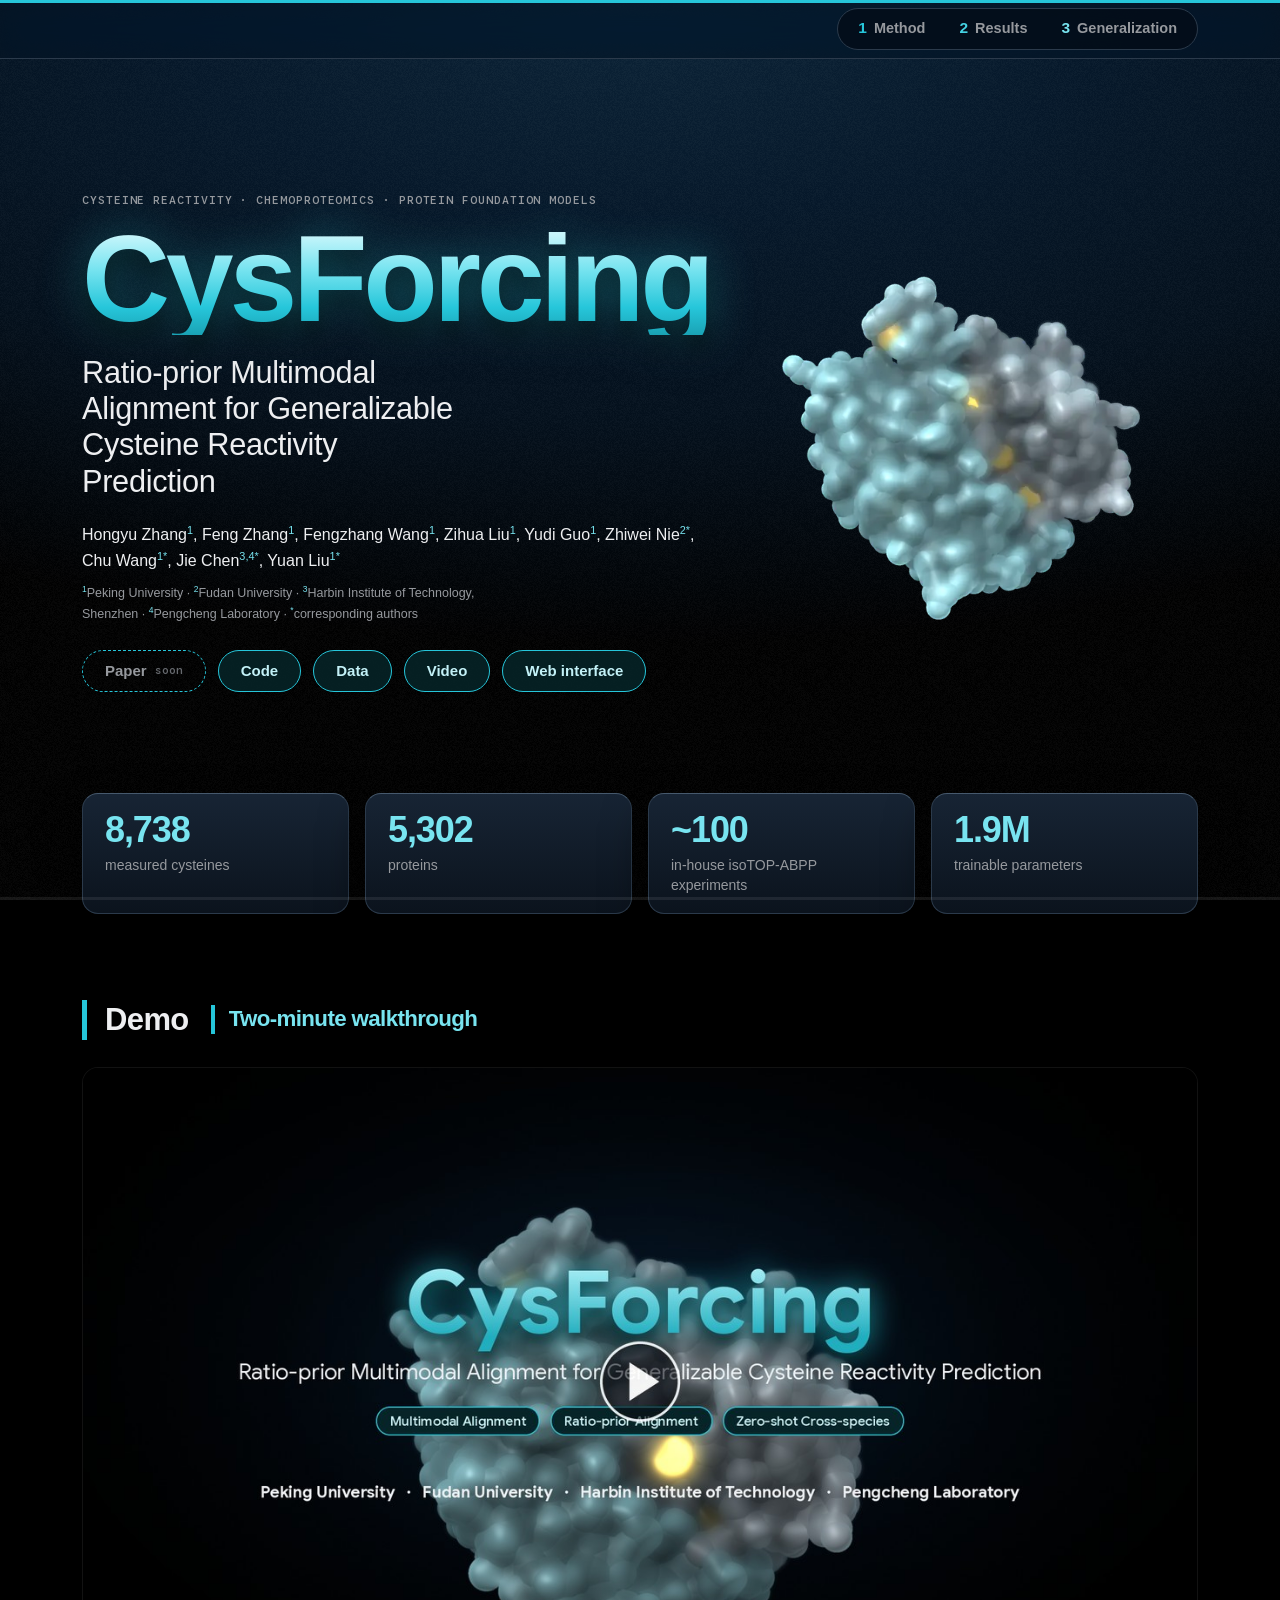
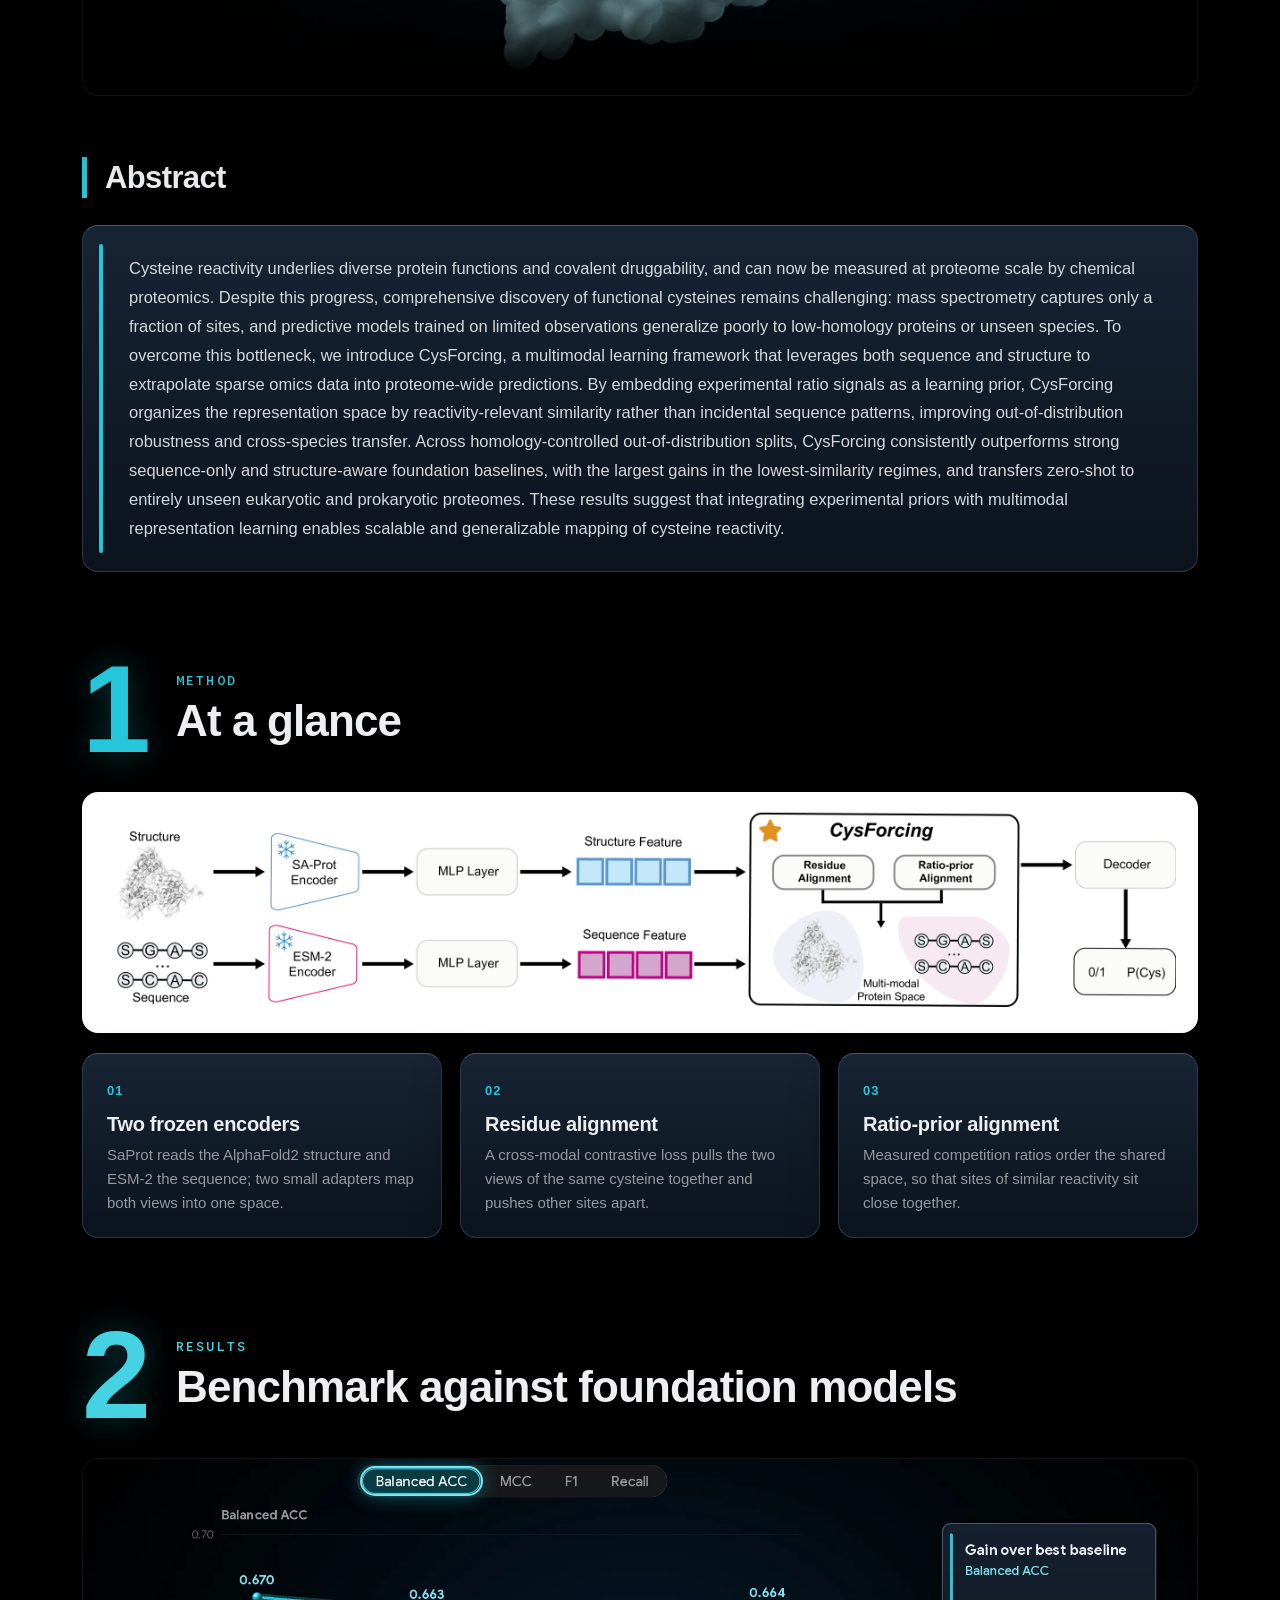
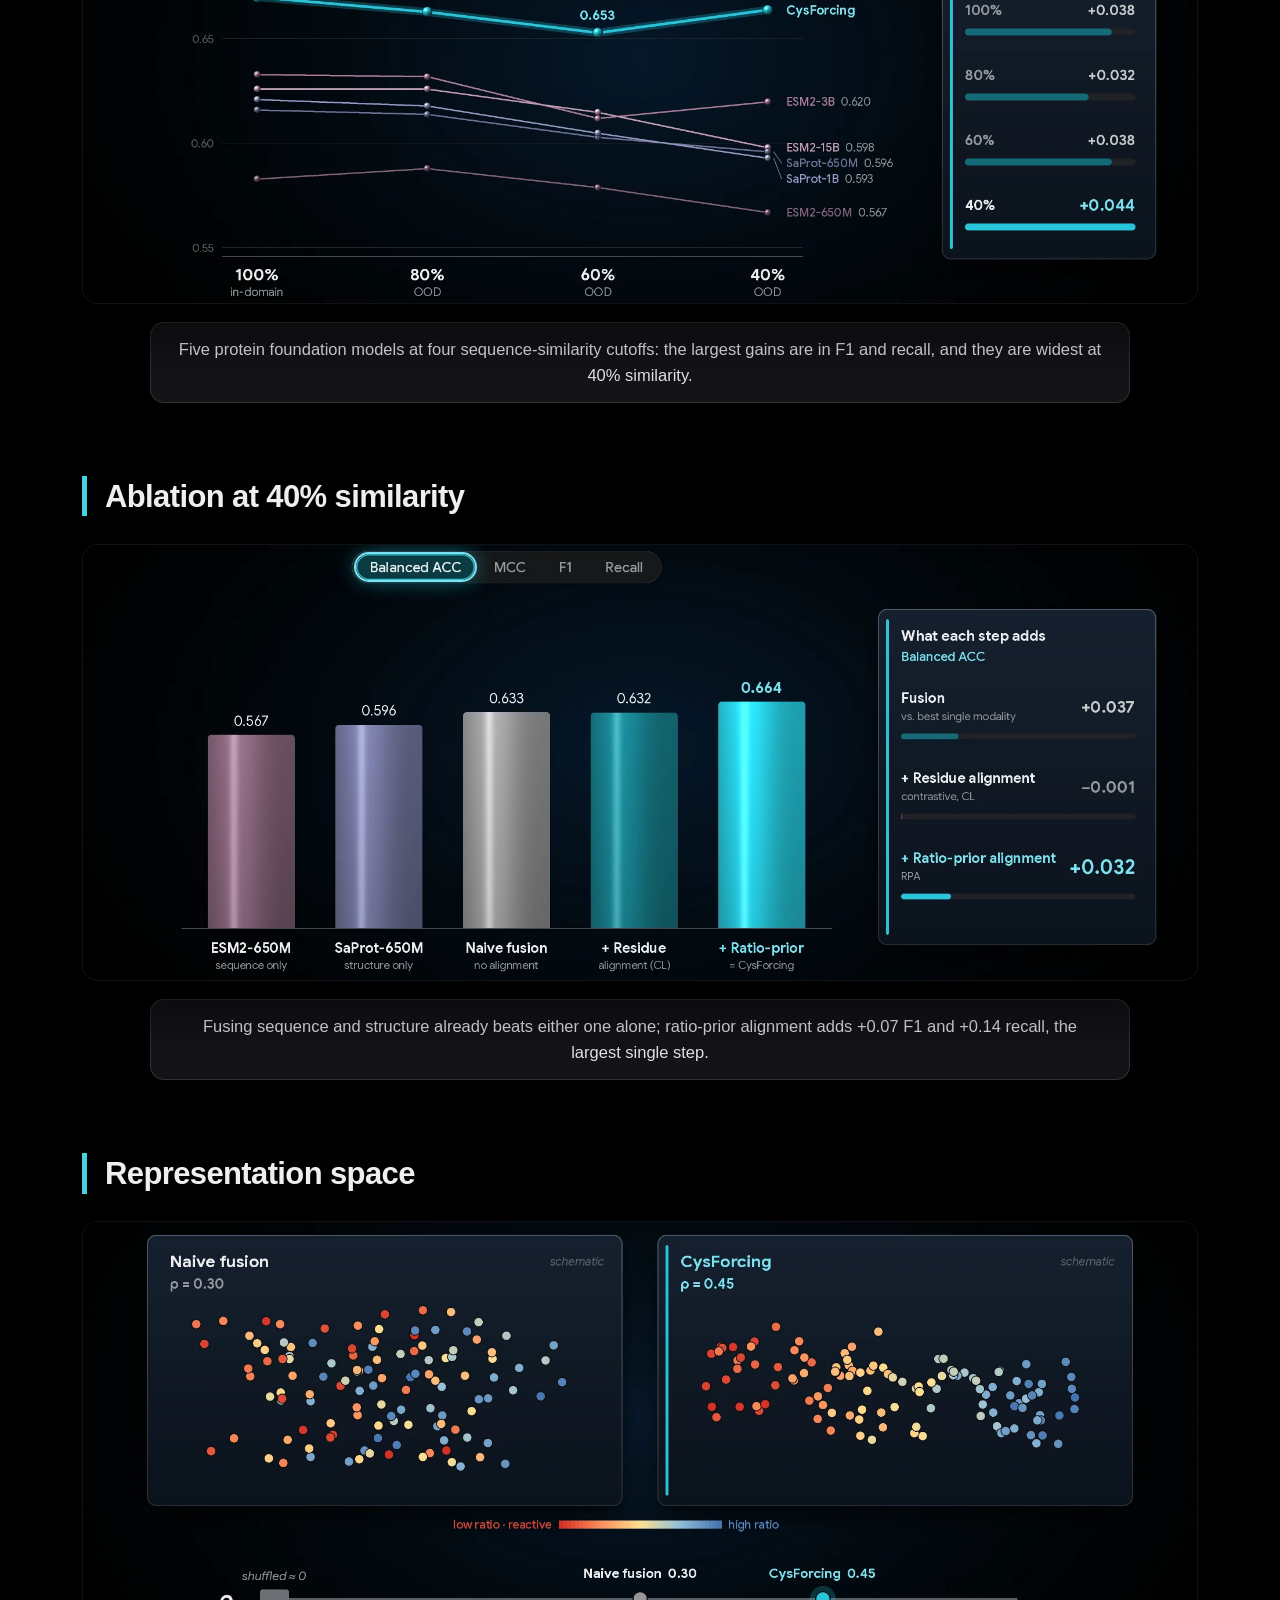
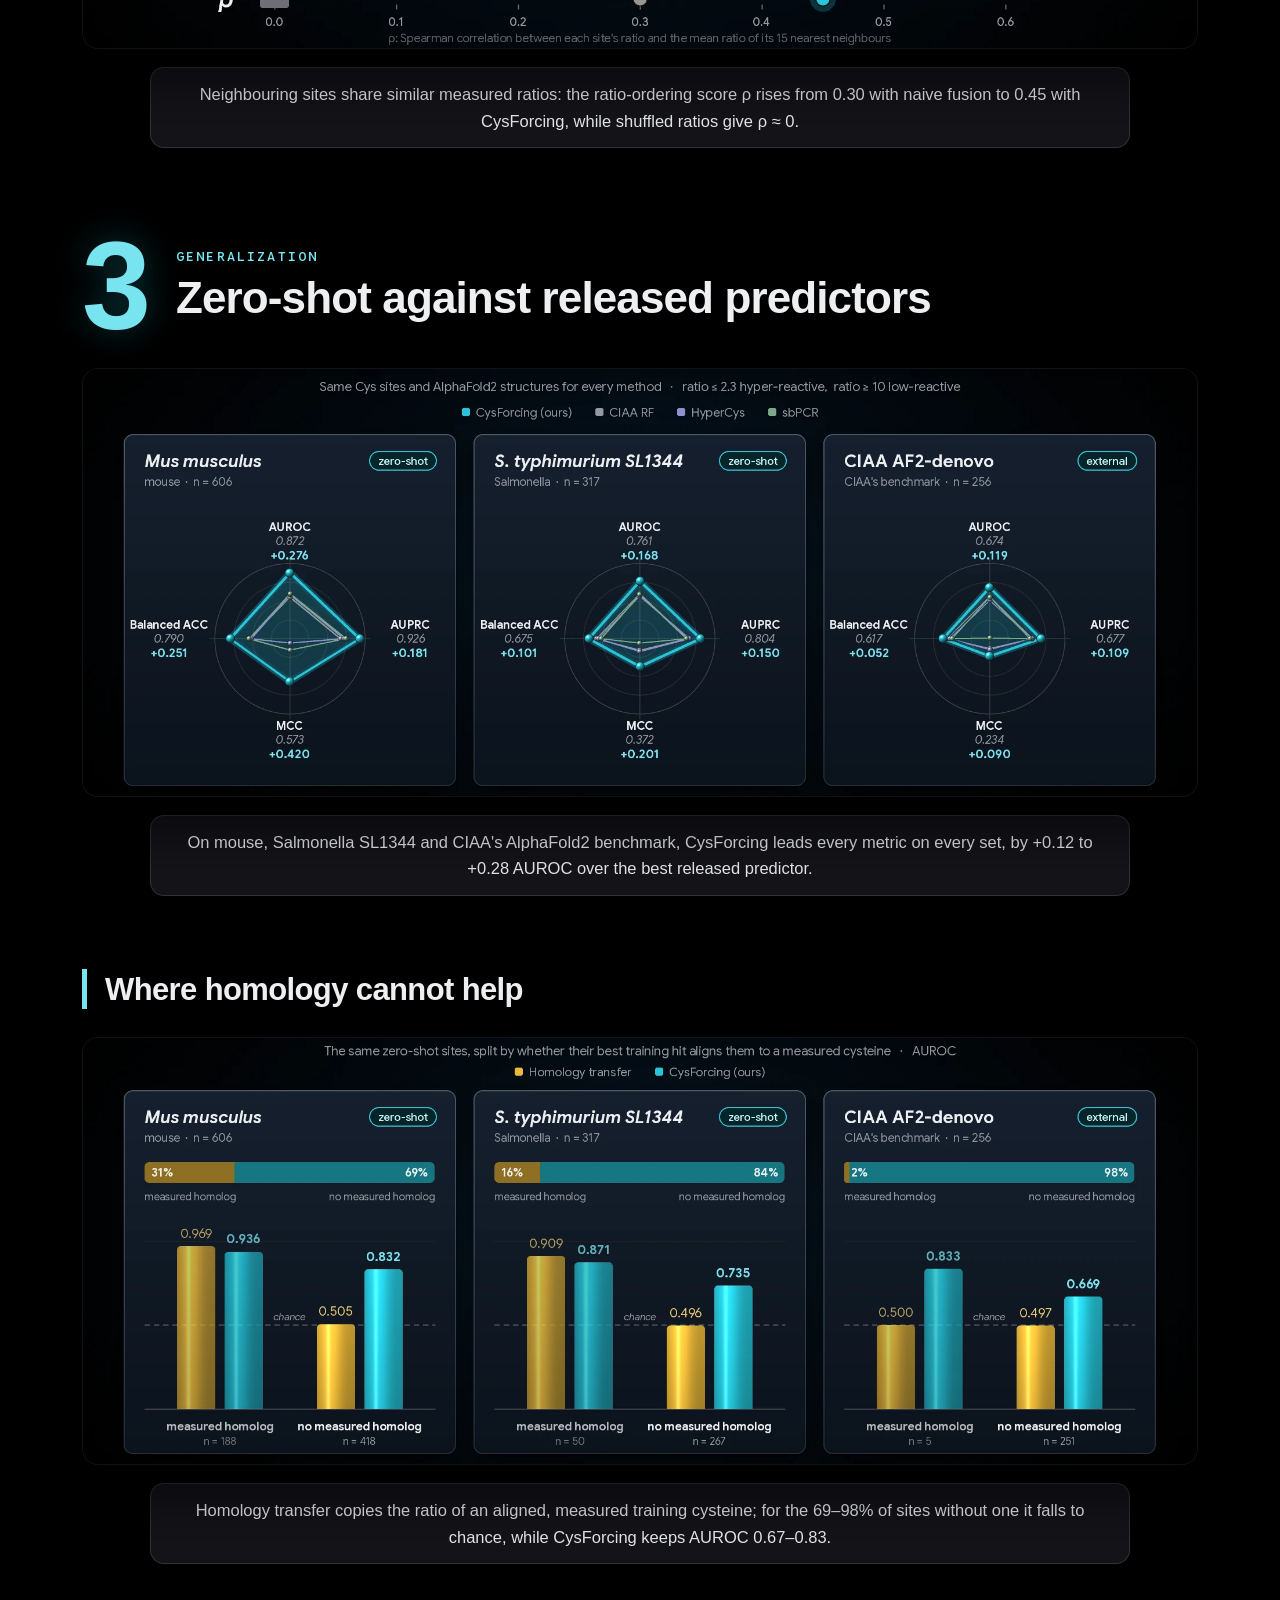
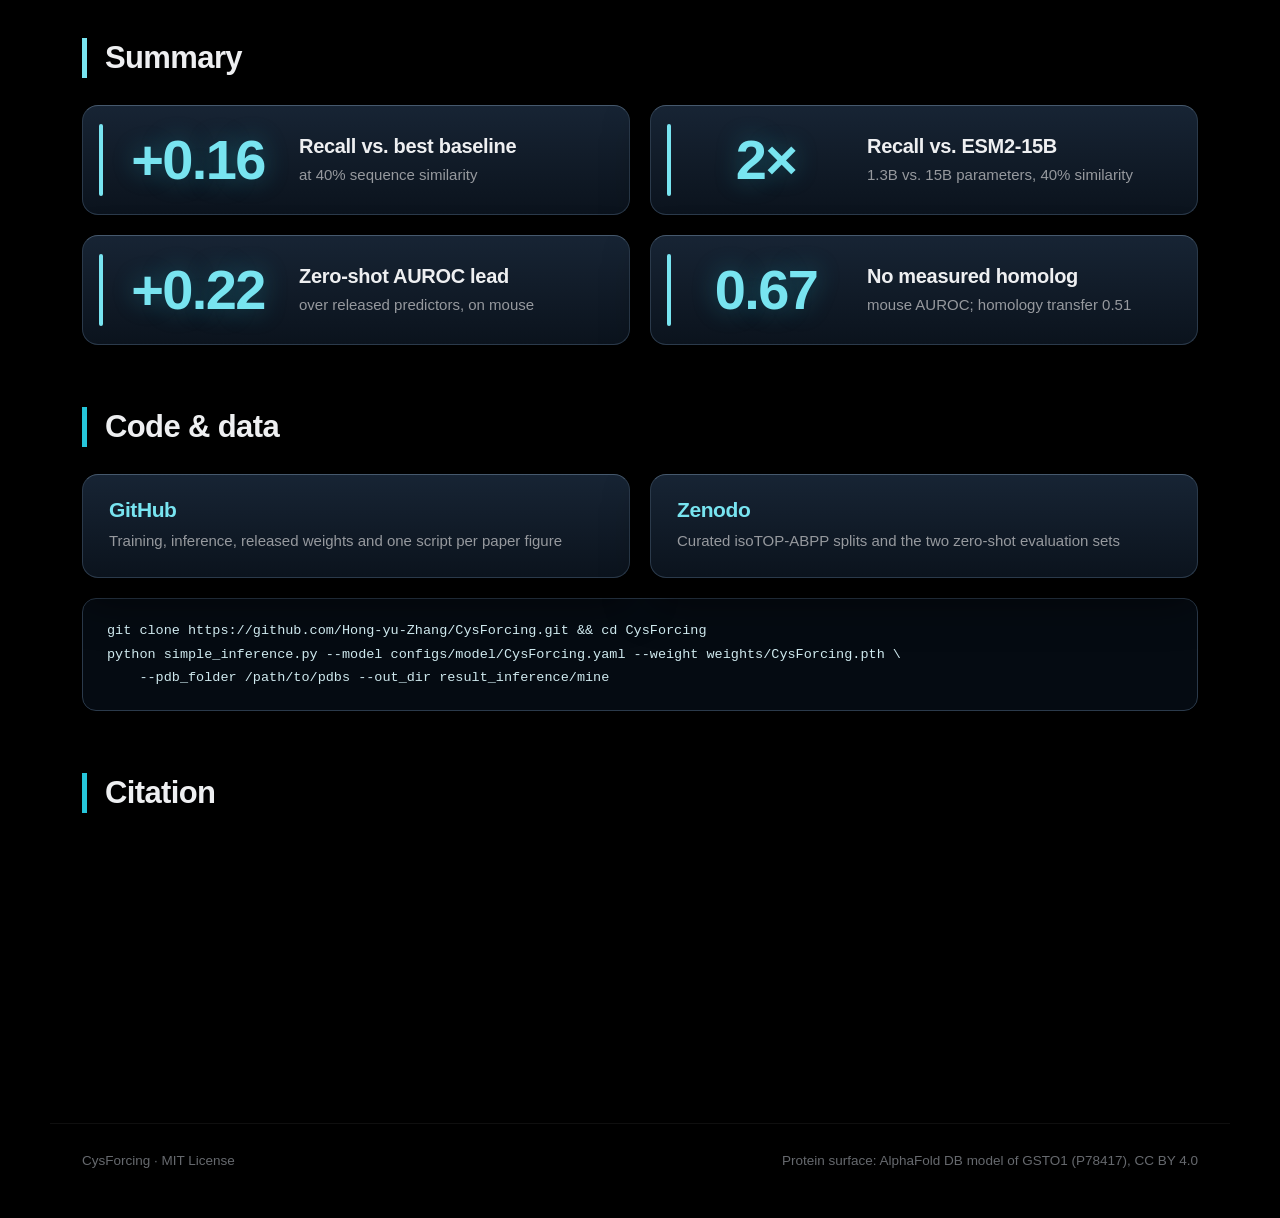
<file: docs/index.html>
<!doctype html>
<html lang="en">
<head>
<meta charset="utf-8">
<meta name="viewport" content="width=device-width, initial-scale=1">
<title>CysForcing · Ratio-prior Multimodal Alignment for Generalizable Cysteine Reactivity Prediction</title>
<meta name="description" content="CysForcing predicts reactive cysteines from sequence and AlphaFold2 structure, using measured isoTOP-ABPP ratios as a prior on the representation space.">
<meta property="og:title" content="CysForcing">
<meta property="og:description" content="Ratio-prior multimodal alignment for generalizable cysteine reactivity prediction.">
<meta property="og:image" content="static/banner.png">
<meta name="theme-color" content="#06182a">
<link rel="icon" href="static/favicon.png">
<link rel="preconnect" href="https://fonts.googleapis.com">
<link rel="preconnect" href="https://fonts.gstatic.com" crossorigin>
<link rel="stylesheet" href="https://fonts.googleapis.com/css2?family=Google+Sans:wght@400..700&family=Google+Sans+Code:wght@400..600&display=swap">
<link rel="stylesheet" href="style.css">
<script>document.documentElement.classList.add("js")</script>
</head>
<body>
<div class="progress" aria-hidden="true"><span id="progress"></span></div>

<nav class="topnav at-top" id="topnav" aria-label="Chapters">
  <div class="topnav-in">
    <a class="brand" href="#top">Cys<span>Forcing</span></a>
    <div class="seg" id="seg">
      <span class="seg-thumb" aria-hidden="true"></span>
      <a href="#method" data-part="1"><b>1</b>Method</a>
      <a href="#results" data-part="2"><b>2</b>Results</a>
      <a href="#generalization" data-part="3"><b>3</b>Generalization</a>
    </div>
  </div>
</nav>

<header class="hero" id="top">
  <div class="hero-text reveal">
    <p class="kicker">Cysteine reactivity · chemoproteomics · protein foundation models</p>
    <h1 class="title">CysForcing</h1>
    <p class="subtitle">Ratio-prior Multimodal Alignment for Generalizable Cysteine Reactivity Prediction</p>
    <p class="authors">Hongyu Zhang<sup>1</sup>, Feng Zhang<sup>1</sup>, Fengzhang Wang<sup>1</sup>, Zihua Liu<sup>1</sup>, Yudi Guo<sup>1</sup>, Zhiwei Nie<sup>2*</sup>, Chu Wang<sup>1*</sup>, Jie Chen<sup>3,4*</sup>, Yuan Liu<sup>1*</sup></p>
    <p class="affils"><sup>1</sup>Peking University · <sup>2</sup>Fudan University · <sup>3</sup>Harbin Institute of Technology, Shenzhen · <sup>4</sup>Pengcheng Laboratory · <sup>*</sup>corresponding authors</p>
    <nav class="pills" aria-label="Links">
      <span class="pill is-soon" title="Coming soon">Paper <span class="soon">soon</span></span>
      <a class="pill" href="https://github.com/Hong-yu-Zhang/CysForcing">Code</a>
      <a class="pill" href="https://doi.org/10.5281/zenodo.24350021">Data</a>
      <a class="pill" href="#demo">Video</a>
      <a class="pill" href="predict/">Web interface</a>
    </nav>
  </div>
  <figure class="hero-protein">
    <picture>
      <source srcset="static/hero_still.png" media="(prefers-reduced-motion: reduce)">
      <img src="static/hero.webp" width="600" height="600"
           alt="Rotating AlphaFold2 protein surface whose cysteine sites light up one after another">
    </picture>
  </figure>
</header>

<section class="stats reveal" aria-label="Key numbers">
  <div><b>8,738</b><span>measured cysteines</span></div>
  <div><b>5,302</b><span>proteins</span></div>
  <div><b>~100</b><span>in-house isoTOP-ABPP experiments</span></div>
  <div><b>1.9M</b><span>trainable parameters</span></div>
</section>

<main>
  <section id="demo" class="block">
    <h2 class="shead"><span>Demo</span><em>Two-minute walkthrough</em></h2>
    <div class="screen reveal">
      <video controls preload="metadata" poster="static/demo_poster.jpg">
        <source src="static/demo.mp4" type="video/mp4">
      </video>
    </div>
  </section>

  <section id="abstract" class="block">
    <h2 class="shead"><span>Abstract</span></h2>
    <div class="panel prose reveal">
      <p>Cysteine reactivity underlies diverse protein functions and covalent druggability, and can now be measured at proteome scale by chemical proteomics. Despite this progress, comprehensive discovery of functional cysteines remains challenging: mass spectrometry captures only a fraction of sites, and predictive models trained on limited observations generalize poorly to low-homology proteins or unseen species. To overcome this bottleneck, we introduce CysForcing, a multimodal learning framework that leverages both sequence and structure to extrapolate sparse omics data into proteome-wide predictions. By embedding experimental ratio signals as a learning prior, CysForcing organizes the representation space by reactivity-relevant similarity rather than incidental sequence patterns, improving out-of-distribution robustness and cross-species transfer. Across homology-controlled out-of-distribution splits, CysForcing consistently outperforms strong sequence-only and structure-aware foundation baselines, with the largest gains in the lowest-similarity regimes, and transfers zero-shot to entirely unseen eukaryotic and prokaryotic proteomes. These results suggest that integrating experimental priors with multimodal representation learning enables scalable and generalizable mapping of cysteine reactivity.</p>
    </div>
  </section>

  <section id="method" class="part part-1" aria-labelledby="method-h">
    <div class="part-head reveal">
      <span class="part-num" aria-hidden="true">1</span>
      <div class="part-title">
        <p class="part-label">Method</p>
        <h2 id="method-h">At a glance</h2>
      </div>
    </div>
    <div class="paper-fig reveal"><img src="static/method.png" alt="CysForcing architecture: frozen SaProt and ESM-2 encoders, adapters, residue alignment and ratio-prior alignment, decoder" loading="lazy"></div>
    <div class="steps">
      <div class="panel step reveal"><b>01</b><h3>Two frozen encoders</h3><p>SaProt reads the AlphaFold2 structure and ESM-2 the sequence; two small adapters map both views into one space.</p></div>
      <div class="panel step reveal"><b>02</b><h3>Residue alignment</h3><p>A cross-modal contrastive loss pulls the two views of the same cysteine together and pushes other sites apart.</p></div>
      <div class="panel step reveal"><b>03</b><h3>Ratio-prior alignment</h3><p>Measured competition ratios order the shared space, so that sites of similar reactivity sit close together.</p></div>
    </div>
  </section>

  <section id="results" class="part part-2" aria-labelledby="results-h">
    <div class="part-head reveal">
      <span class="part-num" aria-hidden="true">2</span>
      <div class="part-title">
        <p class="part-label">Results</p>
        <h2 id="results-h">Benchmark against foundation models</h2>
      </div>
    </div>
    <div class="screen tabs reveal" data-auto="4200">
      <img class="on" src="static/fig_bench_bacc.webp" alt="Balanced accuracy of six models at 100, 80, 60 and 40 percent similarity">
      <img src="static/fig_bench_mcc.webp" alt="MCC of six models at four similarity cutoffs">
      <img src="static/fig_bench_f1.webp" alt="F1 of six models at four similarity cutoffs">
      <img src="static/fig_bench_recall.webp" alt="Recall of six models at four similarity cutoffs">
      <button style="left:25.04%;width:10.66%;top:2.09%;height:5.75%" aria-label="Show balanced accuracy"></button>
      <button style="left:36.21%;width:5.31%;top:2.09%;height:5.75%" aria-label="Show MCC"></button>
      <button style="left:42.05%;width:3.64%;top:2.09%;height:5.75%" aria-label="Show F1"></button>
      <button style="left:46.21%;width:5.83%;top:2.09%;height:5.75%" aria-label="Show recall"></button>
      <span class="tab-ind" aria-hidden="true"></span>
    </div>
    <p class="caption reveal">Five protein foundation models at four sequence-similarity cutoffs: the largest gains are in F1 and recall, and they are widest at 40% similarity.</p>

    <h3 class="shead">Ablation at 40% similarity</h3>
    <div class="screen tabs reveal" data-auto="4200">
      <img class="on" src="static/fig_abl_steps_bacc.webp" alt="Ablation, balanced accuracy">
      <img src="static/fig_abl_steps_mcc.webp" alt="Ablation, MCC">
      <img src="static/fig_abl_steps_f1.webp" alt="Ablation, F1">
      <img src="static/fig_abl_steps_recall.webp" alt="Ablation, recall">
      <button style="left:24.52%;width:10.66%;top:2.13%;height:5.87%" aria-label="Show balanced accuracy"></button>
      <button style="left:35.69%;width:5.31%;top:2.13%;height:5.87%" aria-label="Show MCC"></button>
      <button style="left:41.53%;width:3.64%;top:2.13%;height:5.87%" aria-label="Show F1"></button>
      <button style="left:45.69%;width:5.83%;top:2.13%;height:5.87%" aria-label="Show recall"></button>
      <span class="tab-ind" aria-hidden="true"></span>
    </div>
    <p class="caption reveal">Fusing sequence and structure already beats either one alone; ratio-prior alignment adds +0.07 F1 and +0.14 recall, the largest single step.</p>

    <h3 class="shead">Representation space</h3>
    <div class="screen reveal"><img src="static/fig_latent.webp" alt="Schematic latent spaces of naive fusion and CysForcing coloured by reactivity ratio, with the ratio-ordering score" loading="lazy"></div>
    <p class="caption reveal">Neighbouring sites share similar measured ratios: the ratio-ordering score ρ rises from 0.30 with naive fusion to 0.45 with CysForcing, while shuffled ratios give ρ ≈ 0.</p>
  </section>

  <section id="generalization" class="part part-3" aria-labelledby="generalization-h">
    <div class="part-head reveal">
      <span class="part-num" aria-hidden="true">3</span>
      <div class="part-title">
        <p class="part-label">Generalization</p>
        <h2 id="generalization-h">Zero-shot against released predictors</h2>
      </div>
    </div>
    <div class="screen reveal"><img src="static/fig_zs_radar.webp" alt="Radar plots of AUROC, AUPRC, MCC and balanced accuracy for CysForcing, CIAA RF, HyperCys and sbPCR on three zero-shot sets" loading="lazy"></div>
    <p class="caption reveal">On mouse, Salmonella SL1344 and CIAA's AlphaFold2 benchmark, CysForcing leads every metric on every set, by +0.12 to +0.28 AUROC over the best released predictor.</p>

    <h3 class="shead">Where homology cannot help</h3>
    <div class="screen reveal"><img src="static/fig_zs_homology.webp" alt="AUROC of homology transfer and CysForcing on sites with and without a measured homolog" loading="lazy"></div>
    <p class="caption reveal">Homology transfer copies the ratio of an aligned, measured training cysteine; for the 69–98% of sites without one it falls to chance, while CysForcing keeps AUROC 0.67–0.83.</p>

    <h3 class="shead">Summary</h3>
    <div class="cards">
      <div class="panel card reveal"><b data-to="0.20" data-dec="2" data-pre="+">+0.20</b><div><h3>Recall vs. best baseline</h3><p>at 40% sequence similarity</p></div></div>
      <div class="panel card reveal"><b data-to="2" data-dec="0" data-post="×">2×</b><div><h3>Recall vs. ESM2-15B</h3><p>1.3B vs. 15B parameters, 40% similarity</p></div></div>
      <div class="panel card reveal"><b data-to="0.28" data-dec="2" data-pre="+">+0.28</b><div><h3>Zero-shot AUROC lead</h3><p>over released predictors, on mouse</p></div></div>
      <div class="panel card reveal"><b data-to="0.83" data-dec="2">0.83</b><div><h3>No measured homolog</h3><p>mouse AUROC; homology transfer 0.51</p></div></div>
    </div>
  </section>

  <section id="code" class="block">
    <h2 class="shead"><span>Code &amp; data</span></h2>
    <div class="links">
      <a class="panel link reveal" href="https://github.com/Hong-yu-Zhang/CysForcing"><b>GitHub</b><span>Training, inference, released weights and one script per paper figure</span></a>
      <a class="panel link reveal" href="https://doi.org/10.5281/zenodo.24350021"><b>Zenodo</b><span>Curated isoTOP-ABPP splits and the two zero-shot evaluation sets</span></a>
    </div>
    <pre class="code reveal"><code>git clone https://github.com/Hong-yu-Zhang/CysForcing.git &amp;&amp; cd CysForcing
python simple_inference.py --model configs/model/CysForcing.yaml --weight weights/CysForcing.pth \
    --pdb_folder /path/to/pdbs --out_dir result_inference/mine</code></pre>
  </section>

  <section id="citation" class="block">
    <h2 class="shead"><span>Citation</span></h2>
    <div class="bib reveal">
      <button class="copy" type="button" data-copy="#bibtex">Copy</button>
<pre id="bibtex">@article{zhang2026cysforcing,
  title   = {Ratio-prior Multimodal Alignment for Generalizable Cysteine Reactivity Prediction},
  author  = {Zhang, Hongyu and Zhang, Feng and Wang, Fengzhang and Liu, Zihua and Guo, Yudi and
             Nie, Zhiwei and Wang, Chu and Chen, Jie and Liu, Yuan},
  journal = {Under review},
  year    = {2026}
}</pre>
    </div>
  </section>
</main>

<footer class="foot">
  <span>CysForcing · MIT License</span>
  <span>Protein surface: AlphaFold DB model of GSTO1 (P78417), CC BY 4.0</span>
</footer>

<script src="main.js"></script>
</body>
</html>
</file>
<file: docs/style.css>
/* CysForcing project page. The palette is the ocean theme of the video; the type is Google Sans,
   with Google Sans Code for code. Three numbered chapters, with a bar
   at the top whose pill slides to the chapter in view. */
:root {
  --accent: #26c6da;
  --accent-hi: #78e4f0;
  --stage: #06182a;
  --panel-top: #172434;
  --panel-bot: #0b131d;
  --line: #2b3a4b;
  --line-hi: #46596d;
  --white: #eeeff1;
  --gray: #96999e;
  --gray-d: #66696e;
  /* the three chapters step along one hue, so the palette stays the video's */
  --c1: #26c6da;
  --c2: #45d3e4;
  --c3: #78e4f0;
  --f-display: "Google Sans", "Helvetica Neue", Helvetica, Arial, system-ui, sans-serif;
  --f-body: "Google Sans", "Helvetica Neue", Helvetica, Arial, system-ui, sans-serif;
  --f-mono: "Google Sans Code", ui-monospace, SFMono-Regular, Menlo, Consolas, monospace;
  --maxw: 1180px;
  --nav-h: 58px;
}

* { box-sizing: border-box; }
html { scroll-padding-top: calc(var(--nav-h) + 18px); }
@media (prefers-reduced-motion: no-preference) { html { scroll-behavior: smooth; } }
body {
  margin: 0;
  color: var(--white);
  font: 400 17px/1.65 var(--f-body);
  background: #000 radial-gradient(130% 85% at 50% 0%, #0c2438 0%, var(--stage) 28%, #04101c 55%, #000 85%) fixed;
  -webkit-font-smoothing: antialiased;
  text-rendering: optimizeLegibility;
}
body::before {   /* grain, as the video dithers its gradients */
  content: "";
  position: fixed;
  inset: 0;
  pointer-events: none;
  z-index: 1;
  background: url(static/grain.png);
  opacity: .35;
}
a { color: var(--accent-hi); text-underline-offset: 3px; }
button { font: inherit; color: inherit; }
:focus-visible { outline: 2px solid var(--accent-hi); outline-offset: 3px; }
h1, h2, h3 { margin: 0; text-wrap: balance; }

.progress { position: fixed; left: 0; right: 0; bottom: 0; height: 3px; background: rgba(255, 255, 255, .08); z-index: 40; }
.progress span { display: block; width: 0; height: 100%; background: var(--accent); }

/* ------------------------------------------------------------------ bar at the top */
.topnav {
  position: sticky;
  top: 0;
  z-index: 30;
  background: rgba(6, 20, 34, .86);
  border-bottom: 1px solid var(--line);
}
@supports ((-webkit-backdrop-filter: blur(8px)) or (backdrop-filter: blur(8px))) {
  .topnav { background: rgba(6, 20, 34, .62); -webkit-backdrop-filter: saturate(1.5) blur(14px); backdrop-filter: saturate(1.5) blur(14px); }
}
.topnav::before { content: ""; position: absolute; inset: 0 0 auto; height: 3px; background: var(--accent); }
.topnav-in {
  display: flex;
  align-items: center;
  justify-content: space-between;
  gap: 16px;
  max-width: var(--maxw);
  min-height: var(--nav-h);
  margin: 0 auto;
  padding: 0 32px;
}
.brand {
  font: 700 21px/1 var(--f-display);
  letter-spacing: -.02em;
  color: var(--white);
  text-decoration: none;
  transition: opacity .25s ease, visibility .25s ease;
}
.brand span { color: var(--accent); }
.topnav.at-top .brand { opacity: 0; visibility: hidden; }

.seg {
  position: relative;
  display: flex;
  gap: 2px;
  padding: 4px;
  max-width: 100%;
  overflow-x: auto;
  border: 1px solid var(--line);
  border-radius: 999px;
  background: rgba(4, 12, 22, .72);
  scrollbar-width: none;
}
.seg::-webkit-scrollbar { display: none; }
.seg a {
  position: relative;
  z-index: 1;
  display: inline-flex;
  align-items: baseline;
  gap: 7px;
  padding: 7px 16px;
  border-radius: 999px;
  color: var(--gray);
  font: 600 14.5px/1.2 var(--f-body);
  text-decoration: none;
  white-space: nowrap;
  transition: color .22s ease;
}
.seg a b { font: 700 15.5px/1 var(--f-display); color: var(--c-ink, var(--accent)); }
.seg a:hover, .seg a[aria-current="true"] { color: var(--white); }
.seg a[data-part="1"] { --c-ink: var(--c1); }
.seg a[data-part="2"] { --c-ink: var(--c2); }
.seg a[data-part="3"] { --c-ink: var(--c3); }
.seg-thumb {
  position: absolute;
  z-index: 0;
  top: 4px;
  bottom: 4px;
  left: 0;
  width: var(--w, 0px);
  transform: translateX(var(--x, 0px));
  border-radius: 999px;
  background: var(--thumb, rgba(38, 198, 218, .16));
  box-shadow: inset 0 0 0 1px rgba(120, 228, 240, .35);
  opacity: 0;
  transition: transform .34s cubic-bezier(.3, .8, .2, 1), width .34s cubic-bezier(.3, .8, .2, 1),
              background-color .34s ease, opacity .2s ease;
}
.seg.has-active .seg-thumb { opacity: 1; }

/* ------------------------------------------------------------------ hero */
.hero {
  position: relative;
  z-index: 2;
  max-width: var(--maxw);
  min-height: calc(88vh - var(--nav-h));
  margin: 0 auto;
  padding: 72px 32px 40px;
  display: grid;
  grid-template-columns: 1.06fr 1fr;
  align-items: center;
  gap: 24px;
}
.kicker { margin: 0 0 16px; color: var(--gray); font: 500 11.5px/1.5 var(--f-mono); letter-spacing: .08em; text-transform: uppercase; }
.title {
  font-family: var(--f-display);
  font-size: clamp(46px, 13vw, 122px);
  font-weight: 700;
  line-height: .9;
  letter-spacing: -.035em;
  background: linear-gradient(180deg, #c9f6fb 8%, var(--accent-hi) 40%, var(--accent) 75%, #1aa3b5 100%);
  -webkit-background-clip: text;
  background-clip: text;
  color: transparent;
  filter: drop-shadow(0 0 22px rgba(38, 198, 218, .45)) drop-shadow(0 12px 10px rgba(0, 0, 0, .8));
}
.subtitle { max-width: 23ch; margin: 20px 0 22px; font: 500 clamp(21px, 2.4vw, 31px)/1.18 var(--f-display); letter-spacing: -.01em; }
.authors { margin: 0 0 8px; font-size: 16px; font-weight: 500; }
.authors sup, .affils sup { color: var(--accent-hi); font-size: .68em; }
.affils { max-width: 62ch; margin: 0 0 26px; color: var(--gray); font-size: 12.5px; line-height: 1.55; }
.pills { display: flex; flex-wrap: wrap; gap: 12px; }
.pill {
  display: inline-flex;
  align-items: center;
  gap: 8px;
  height: 42px;
  padding: 0 22px;
  border: 1px solid var(--accent);
  border-radius: 21px;
  background: rgba(7, 37, 41, .85);
  color: #c3f1f7;
  font: 600 15px/1.2 var(--f-body);
  text-decoration: none;
  transition: background .25s, box-shadow .25s, transform .25s;
}
.pill:hover { background: rgba(38, 198, 218, .18); box-shadow: 0 0 22px rgba(38, 198, 218, .35); transform: translateY(-1px); }
.pill.is-soon { color: var(--gray); border-style: dashed; background: transparent; cursor: default; }
.pill.is-soon:hover { background: transparent; box-shadow: none; transform: none; }
.pill .soon { font: 500 11.5px/1 var(--f-mono); color: var(--gray-d); }
.hero-protein { margin: 0; }
.hero-protein img { display: block; width: 100%; height: auto; }

/* ------------------------------------------------------------------ key numbers */
.stats {
  position: relative;
  z-index: 2;
  max-width: var(--maxw);
  margin: 0 auto 24px;
  padding: 0 32px;
  display: grid;
  grid-template-columns: repeat(4, 1fr);
  gap: 16px;
}
.stats div, .panel {
  border: 1px solid var(--line);
  border-top-color: var(--line-hi);
  border-radius: 16px;
  background: linear-gradient(180deg, var(--panel-top), var(--panel-bot));
  box-shadow: 0 22px 44px rgba(0, 0, 0, .55);
}
.stats div { padding: 18px 22px; }
.stats b {
  display: block;
  color: var(--accent-hi);
  font: 700 clamp(28px, 3.4vw, 36px)/1 var(--f-display);
  letter-spacing: -.03em;
  font-variant-numeric: tabular-nums;
}
.stats span { display: block; margin-top: 8px; color: var(--gray); font-size: 14px; line-height: 1.4; }

/* ------------------------------------------------------------------ sections */
main { position: relative; z-index: 2; max-width: var(--maxw); margin: 0 auto; padding: 0 32px 80px; }
.block { padding-top: 56px; }
.shead { display: flex; align-items: center; margin: 64px 0 22px; font-family: var(--f-display); font-size: clamp(23px, 2.6vw, 31px); font-weight: 700; letter-spacing: -.02em; }
.block > .shead:first-child { margin-top: 0; }
.shead::before { content: ""; width: 5px; height: 1.3em; margin-right: 18px; background: var(--accent); }
.shead em { display: flex; align-items: center; color: var(--accent-hi); font-size: .72em; font-style: normal; font-weight: 600; }
.shead em::before { content: ""; width: 4px; height: 1.3em; margin: 0 14px 0 22px; background: var(--accent); }

/* the three numbered chapters */
.part { padding-top: clamp(54px, 7vw, 92px); }
.part-1 { --c: var(--c1); }
.part-2 { --c: var(--c2); }
.part-3 { --c: var(--c3); }
.part-head { display: flex; align-items: center; gap: clamp(16px, 2.6vw, 30px); margin-bottom: clamp(22px, 3vw, 34px); }
.part-num {
  flex: none;
  font: 700 clamp(70px, 11vw, 124px)/.78 var(--f-display);
  letter-spacing: -.04em;
  color: var(--c);
  text-shadow: 0 0 34px rgba(38, 198, 218, .3);
}
.part-title { min-width: 0; }
.part-label { margin: 0 0 10px; color: var(--c); font: 500 clamp(12px, 1.5vw, 13.5px)/1 var(--f-mono); letter-spacing: .16em; text-transform: uppercase; }
.part-head h2 { font: 700 clamp(27px, 3.6vw, 44px)/1.1 var(--f-display); letter-spacing: -.02em; }
.part .shead { margin-top: clamp(44px, 6vw, 68px); }
.part .shead::before, .part .shead em::before { background: var(--c); }
.part .shead em { color: var(--c); }

.screen {
  position: relative;
  overflow: hidden;
  border: 1px solid rgba(255, 255, 255, .07);
  border-radius: 16px;
  background: #000;
  box-shadow: 0 30px 60px rgba(0, 0, 0, .6);
}
.screen video, .screen img { display: block; width: 100%; height: auto; }
.tabs { display: grid; }
.tabs img { grid-area: 1 / 1; opacity: 0; transition: opacity .55s ease; }
.tabs img.on { opacity: 1; }
.tabs button { position: absolute; padding: 0; border: 0; border-radius: 22px; background: transparent; cursor: pointer; }
.tabs button:hover { box-shadow: inset 0 0 0 2px rgba(120, 228, 240, .55); }
/* a ring slides between the tabs drawn into the frame, echoing the bar at the top */
.tab-ind {
  position: absolute;
  left: 0;
  top: var(--t, 0);
  width: var(--w, 0);
  height: var(--h, 0);
  transform: translateX(var(--x, 0));
  border-radius: 999px;
  box-shadow: 0 0 0 2px var(--accent-hi), 0 0 20px rgba(38, 198, 218, .55);
  opacity: 0;
  pointer-events: none;
  transition: transform .42s cubic-bezier(.3, .8, .2, 1), width .42s cubic-bezier(.3, .8, .2, 1), opacity .2s ease;
}
.tabs.ready .tab-ind { opacity: 1; }

.caption {
  width: fit-content;
  max-width: 980px;
  margin: 18px auto 0;
  padding: 13px 26px;
  border: 1px solid rgba(255, 255, 255, .13);
  border-radius: 14px;
  background: rgba(24, 24, 30, .84);
  color: #e9ebee;
  font: 400 16.5px/1.6 var(--f-body);
  text-align: center;
}

.prose { position: relative; padding: 28px 34px 28px 46px; }
.prose::before, .card::before {
  content: "";
  position: absolute;
  left: 16px;
  top: 18px;
  bottom: 18px;
  width: 4px;
  border-radius: 2px;
  background: var(--accent);
}
.prose p { margin: 0; color: #d5d8dc; font-size: 16.5px; line-height: 1.75; }

.paper-fig { padding: 18px 22px; border-radius: 16px; background: #fff; box-shadow: 0 30px 60px rgba(0, 0, 0, .6); }
.paper-fig img { display: block; width: 100%; }
.steps { display: grid; grid-template-columns: repeat(3, 1fr); gap: 18px; margin-top: 20px; }
.step { padding: 22px 24px; }
.step b { color: var(--c, var(--accent)); font: 700 13px/1 var(--f-body); letter-spacing: .08em; font-variant-numeric: tabular-nums; }
.step h3 { margin: 8px 0 6px; font: 700 20px/1.25 var(--f-display); letter-spacing: -.015em; }
.step p { margin: 0; color: var(--gray); font-size: 15px; line-height: 1.6; }

.cards { display: grid; grid-template-columns: repeat(2, 1fr); gap: 20px; }
.card { position: relative; display: flex; align-items: center; gap: 26px; padding: 26px 30px 26px 40px; }
.card::before { background: var(--c, var(--accent)); }
.card > b {
  min-width: 150px;
  color: var(--accent-hi);
  font: 700 clamp(40px, 5vw, 56px)/1 var(--f-display);
  letter-spacing: -.03em;
  font-variant-numeric: tabular-nums;
  text-align: center;
  text-shadow: 0 0 24px rgba(38, 198, 218, .35);
}
.card h3 { margin: 0 0 4px; font: 700 20px/1.3 var(--f-display); letter-spacing: -.015em; }
.card p { margin: 0; color: var(--gray); font-size: 15px; }

.links { display: grid; grid-template-columns: repeat(2, 1fr); gap: 20px; }
.link { display: block; padding: 22px 26px; color: inherit; text-decoration: none; transition: transform .25s, box-shadow .25s, border-color .25s; }
.link:hover { border-color: var(--accent); transform: translateY(-2px); box-shadow: 0 26px 50px rgba(0, 0, 0, .6), 0 0 26px rgba(38, 198, 218, .18); }
.link b { display: block; margin-bottom: 4px; color: var(--accent-hi); font: 700 21px/1.2 var(--f-display); letter-spacing: -.02em; }
.link span { color: var(--gray); font-size: 15px; }
.code, .bib pre {
  margin: 20px 0 0;
  padding: 20px 24px;
  overflow-x: auto;
  border: 1px solid var(--line);
  border-radius: 14px;
  background: #050b12;
  color: #cfe9ee;
  font: 400 13.5px/1.7 var(--f-mono);
}
.bib { position: relative; }
.bib pre { margin: 0; }
.copy {
  position: absolute;
  top: 12px;
  right: 12px;
  height: 32px;
  padding: 0 14px;
  border: 1px solid var(--accent);
  border-radius: 16px;
  background: rgba(7, 37, 41, .9);
  color: #c3f1f7;
  font: 600 13px var(--f-body);
  cursor: pointer;
}
.copy.done { background: var(--accent); color: #032027; }

.foot {
  position: relative;
  z-index: 2;
  max-width: var(--maxw);
  margin: 0 auto;
  padding: 26px 32px 46px;
  display: flex;
  flex-wrap: wrap;
  justify-content: space-between;
  gap: 16px;
  border-top: 1px solid rgba(255, 255, 255, .06);
  color: var(--gray-d);
  font-size: 13.5px;
}

/* ------------------------------------------------------------------ motion */
.js .reveal { opacity: 0; transform: translateY(22px); transition: opacity .8s cubic-bezier(.2, .7, .2, 1), transform .8s cubic-bezier(.2, .7, .2, 1); }
.js .reveal.in { opacity: 1; transform: none; }
.js .reveal.in:nth-child(2) { transition-delay: .07s; }
.js .reveal.in:nth-child(3) { transition-delay: .14s; }
.js .reveal.in:nth-child(4) { transition-delay: .21s; }
@media (prefers-reduced-motion: reduce) {
  html { scroll-behavior: auto; }
  .js .reveal { opacity: 1; transform: none; transition: none; }
  .seg-thumb, .tab-ind, .tabs img { transition: none; }
}

/* ------------------------------------------------------------------ narrow screens */
@media (max-width: 900px) {
  .hero { grid-template-columns: 1fr; min-height: auto; padding: 48px 20px 32px; }
  .stats, main, .topnav-in, .foot { padding-left: 20px; padding-right: 20px; }
  .hero-protein { order: -1; width: 100%; max-width: 440px; margin: 0 auto; }
  .stats { grid-template-columns: repeat(2, 1fr); }
  .steps, .cards, .links { grid-template-columns: 1fr; }
  .shead { flex-wrap: wrap; }
  .part-head { gap: 14px; }
  .card > b { min-width: 110px; }
  .caption { font-size: 15.5px; }
}
@media (max-width: 640px) {
  .brand { display: none; }
  .topnav-in { justify-content: center; }
  .seg a { padding: 7px 12px; font-size: 13.5px; gap: 6px; }
  .part-num { font-size: 64px; }
}
</file>
